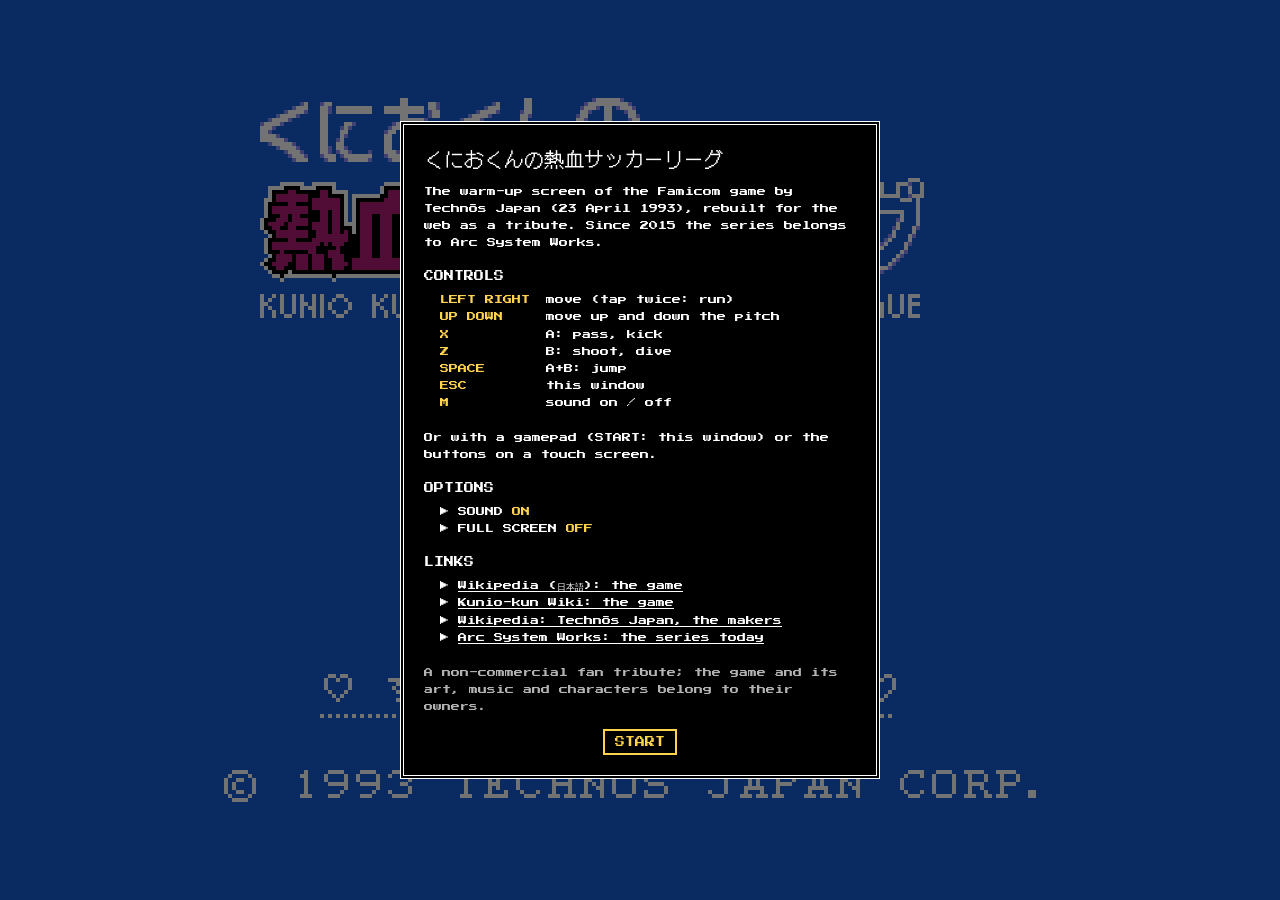
<file: index.html>
<!DOCTYPE html>
<html lang="en">
<head>
  <meta charset="UTF-8">
  <meta name="viewport" content="width=device-width, initial-scale=1, viewport-fit=cover">
  <title>Goal 3 Warm-up</title>
  <meta name="description" content="The ball-practice warm-up screen of the Famicom game Kunio-kun no Nekketsu Soccer League (Goal 3), rebuilt for the web as a fan tribute: play it with the keyboard, a gamepad or a touch screen.">
  <meta name="theme-color" content="#155fd9">
  <meta property="og:type" content="website">
  <meta property="og:title" content="Goal 3 Warm-up">
  <meta property="og:description" content="The ball-practice warm-up screen of Kunio-kun no Nekketsu Soccer League (Famicom, 1993), playable in the browser.">
  <meta property="og:url" content="https://mperor.github.io/goal3-warmup-web/">
  <meta property="og:image" content="https://mperor.github.io/goal3-warmup-web/preview.png">
  <meta property="og:image:width" content="1200">
  <meta property="og:image:height" content="630">
  <meta name="twitter:card" content="summary_large_image">
  <link rel="icon" href="favicon.png" type="image/png" sizes="32x32">
  <link rel="icon" href="favicon.svg" type="image/svg+xml">
  <link rel="manifest" href="manifest.webmanifest">
  <link rel="apple-touch-icon" href="icons/apple-touch-icon.png">
  <meta name="apple-mobile-web-app-capable" content="yes">
  <meta name="apple-mobile-web-app-status-bar-style" content="black-translucent">
  <meta name="apple-mobile-web-app-title" content="Goal 3">
  <!-- Until js/main.js has drawn the scene only the blue screen shows (css/style.css); if it never
       does, the text stands in after a while. -->
  <script>
    document.documentElement.classList.add('booting');
    setTimeout(() => document.documentElement.classList.remove('booting'), 6000);
  </script>
  <link rel="stylesheet" href="css/style.css">
  <link rel="preload" href="fonts/DotGothic16-subset.woff2" as="font" type="font/woff2" crossorigin>
  <link rel="preload" href="fonts/PressStart2P-Regular.ttf" as="font" type="font/ttf" crossorigin>
  <!-- Every module js/main.js imports, fetched at once (tools/check_preload.mjs) -->
  <link rel="modulepreload" href="js/art/press-start.js">
  <link rel="modulepreload" href="js/art/sprites.js">
  <link rel="modulepreload" href="js/art/title-logo.js">
  <link rel="modulepreload" href="js/audio/apu.js">
  <link rel="modulepreload" href="js/audio/sequencer.js">
  <link rel="modulepreload" href="js/audio/sound-data.js">
  <link rel="modulepreload" href="js/audio/sound.js">
  <link rel="modulepreload" href="js/game/animation.js">
  <link rel="modulepreload" href="js/game/ball.js">
  <link rel="modulepreload" href="js/game/game.js">
  <link rel="modulepreload" href="js/game/input.js">
  <link rel="modulepreload" href="js/game/loop.js">
  <link rel="modulepreload" href="js/game/player.js">
  <link rel="modulepreload" href="js/game/practice.js">
  <link rel="modulepreload" href="js/game/reach.js">
  <link rel="modulepreload" href="js/game/render.js">
  <link rel="modulepreload" href="js/main.js">
  <link rel="modulepreload" href="js/menu.js">
  <link rel="modulepreload" href="js/pixel-art.js">
  <link rel="modulepreload" href="js/pixel-font.js">
  <link rel="modulepreload" href="js/scale.js">
  <link rel="modulepreload" href="js/touch.js">
  <!-- end of modulepreload -->
</head>
<body>
  <div class="scene">
    <header class="title">
      <h1 class="logo" lang="ja" data-pixel-art="title-logo">くにおくんの 熱血サッカーリーグ</h1>
      <p class="subtitle" data-pixel-text="sans6" data-word-gaps="5 5 4 4 4">KUNIO KUN NO NEKKETSU SOCCER LEAGUE</p>
    </header>

    <main class="pitch">
      <div class="pitch__area">
        <canvas id="game" class="pitch__canvas" width="256" height="173"></canvas>
      </div>
      <p class="press-start" lang="ja" data-pixel-art="press-start">すたーと ぼたんを おしてね</p>
      <div class="pitch__ground" aria-hidden="true"></div>
    </main>

    <footer class="credits">
      <p data-pixel-text="serif8">&copy; 1993 TECHNOS JAPAN CORP.</p>
    </footer>
  </div>

  <div class="rotate-hint">
    <p>TURN YOUR PHONE SIDEWAYS</p>
    <button class="window__button" type="button" data-fullscreen>FULL SCREEN</button>
    <p data-home-screen hidden>FULL SCREEN: SHARE, ADD TO HOME SCREEN</p>
  </div>

  <div class="touch-pad" aria-hidden="true">
    <button class="touch-pad__start" type="button" tabindex="-1" data-start>START</button>
    <!-- A shadow on the pitch, dithered as the NES does it (it has no transparency); the arrows are
         pixels of 4 px. -->
    <div class="touch-pad__dpad" data-dpad>
      <svg viewBox="0 0 32 32">
        <rect class="touch-pad__arm" data-arm="up" x="10" y="0" width="12" height="10"/>
        <rect class="touch-pad__arm" data-arm="left" x="0" y="10" width="10" height="12"/>
        <rect class="touch-pad__arm" data-arm="right" x="22" y="10" width="10" height="12"/>
        <rect class="touch-pad__arm" data-arm="down" x="10" y="22" width="12" height="10"/>
        <path class="touch-pad__arrow" data-arm="up" d="M15 4h2v1h-2zM14 5h4v1h-4zM13 6h6v1h-6zM12 7h8v1h-8z"/>
        <path class="touch-pad__arrow" data-arm="down" d="M12 24h8v1h-8zM13 25h6v1h-6zM14 26h4v1h-4zM15 27h2v1h-2z"/>
        <path class="touch-pad__arrow" data-arm="left" d="M4 15v2h1v-2zM5 14v4h1v-4zM6 13v6h1v-6zM7 12v8h1v-8z"/>
        <path class="touch-pad__arrow" data-arm="right" d="M24 12v8h1v-8zM25 13v6h1v-6zM26 14v4h1v-4zM27 15v2h1v-2z"/>
      </svg>
    </div>
    <div class="touch-pad__buttons">
      <span class="touch-pad__button touch-pad__button--ab" data-button="ab">A+B</span>
      <span class="touch-pad__button touch-pad__button--b" data-button="b">B</span>
      <span class="touch-pad__button touch-pad__button--a" data-button="a">A</span>
    </div>
  </div>

  <dialog id="menu" class="window" aria-labelledby="menu-title">
    <div class="window__box">
      <h2 id="menu-title" class="window__title" lang="ja">くにおくんの熱血サッカーリーグ</h2>
      <p class="window__text">The warm-up screen of the Famicom game by Technōs Japan (23 April 1993), rebuilt for the web as a tribute. Since 2015 the series belongs to Arc System Works.</p>

      <h3 class="window__heading">CONTROLS</h3>
      <dl class="window__keys">
        <dt>LEFT RIGHT</dt><dd>move (tap twice: run)</dd>
        <dt>UP DOWN</dt><dd>move up and down the pitch</dd>
        <dt data-key="KeyX">X</dt><dd>A: pass, kick</dd>
        <dt data-key="KeyZ">Z</dt><dd>B: shoot, dive</dd>
        <dt>SPACE</dt><dd>A+B: jump</dd>
        <dt>ESC</dt><dd>this window</dd>
        <dt data-key="KeyM">M</dt><dd>sound on / off</dd>
      </dl>
      <p class="window__text">Or with a gamepad (START: this window) or the buttons on a touch screen.</p>

      <h3 class="window__heading">OPTIONS</h3>
      <ul class="window__list">
        <li><button id="sound-toggle" class="window__option" type="button" aria-pressed="false">SOUND <span class="window__value">ON</span></button></li>
        <li><button class="window__option" type="button" aria-pressed="false" data-fullscreen>FULL SCREEN <span class="window__value">OFF</span></button></li>
        <li hidden><button id="vibration-toggle" class="window__option" type="button" aria-pressed="true">VIBRATION <span class="window__value">ON</span></button></li>
      </ul>

      <h3 class="window__heading">LINKS</h3>
      <ul class="window__list">
        <li><a href="https://ja.wikipedia.org/wiki/%E3%81%8F%E3%81%AB%E3%81%8A%E3%81%8F%E3%82%93%E3%81%AE%E7%86%B1%E8%A1%80%E3%82%B5%E3%83%83%E3%82%AB%E3%83%BC%E3%83%AA%E3%83%BC%E3%82%B0" target="_blank" rel="noopener">Wikipedia (日本語): the game</a></li>
        <li><a href="https://kuniokun.fandom.com/wiki/Kunio-kun's_Nekketsu_Soccer_League" target="_blank" rel="noopener">Kunio-kun Wiki: the game</a></li>
        <li><a href="https://en.wikipedia.org/wiki/Techn%C5%8Ds_Japan" target="_blank" rel="noopener">Wikipedia: Technōs Japan, the makers</a></li>
        <li><a href="https://www.kuniokun.jp/famicom/" target="_blank" rel="noopener">Arc System Works: the series today</a></li>
      </ul>
      <p class="window__note">A non-commercial fan tribute; the game and its art, music and characters belong to their owners.</p>
      <form method="dialog"><button id="menu-close" class="window__button window__button--blink" type="submit" autofocus>START</button></form>
    </div>
  </dialog>

  <script type="module" src="js/main.js"></script>
</body>
</html>
</file>
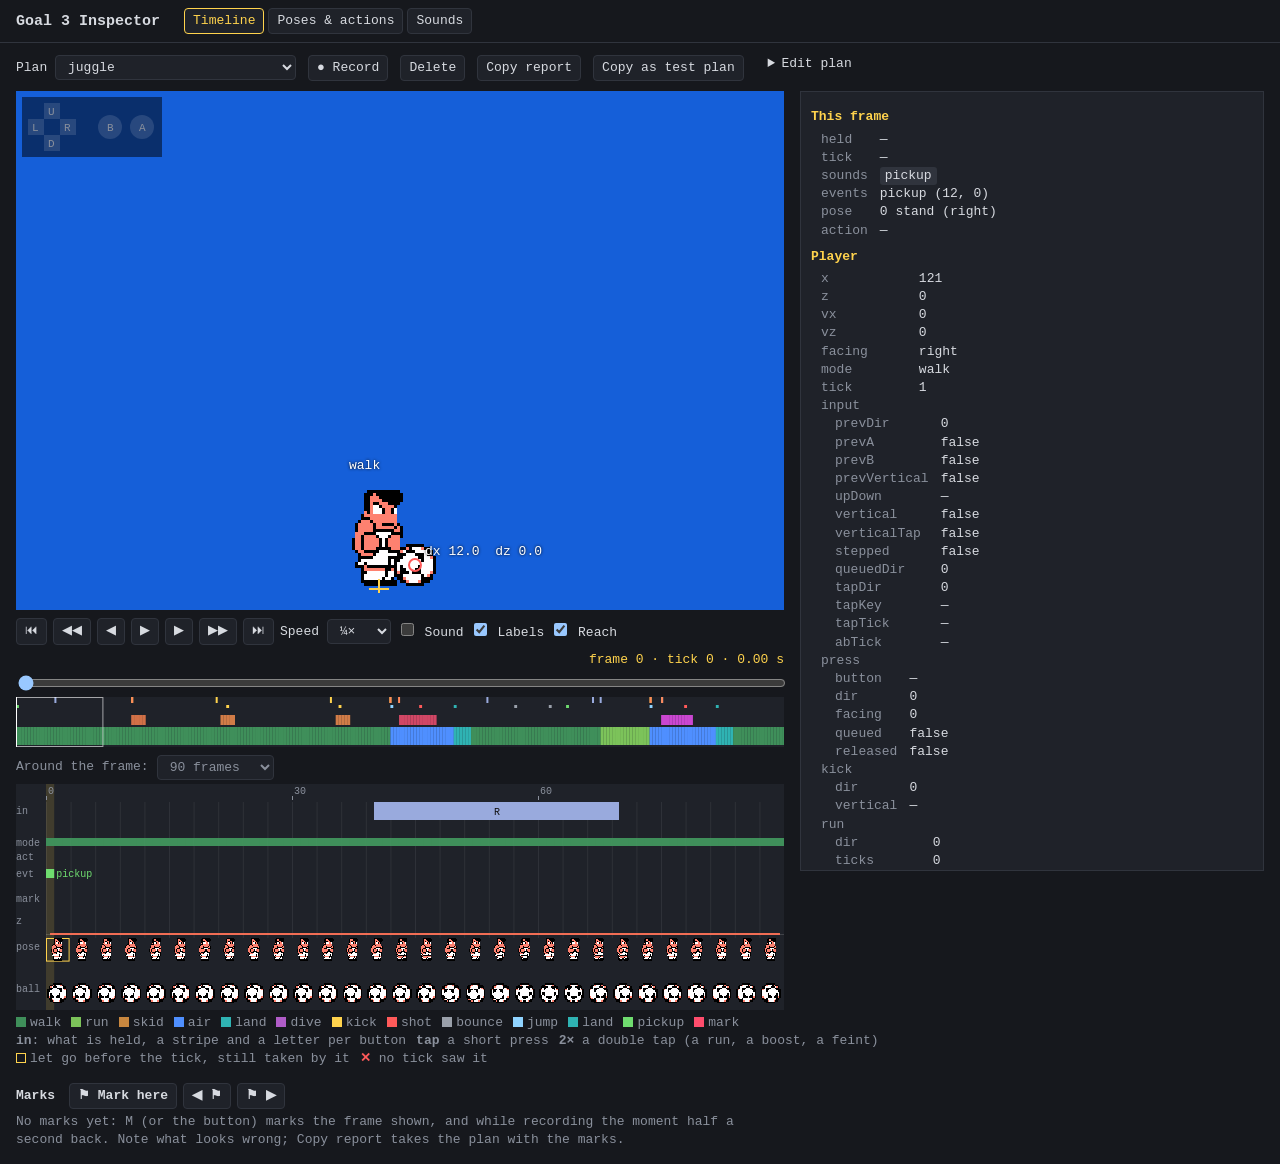
<file: tools/inspector/index.html>
<!DOCTYPE html>
<html lang="en">
<head>
  <meta charset="UTF-8">
  <meta name="viewport" content="width=device-width, initial-scale=1">
  <title>Goal 3 Inspector</title>
  <link rel="stylesheet" href="inspector.css">
</head>
<body>
  <header class="bar">
    <h1>Goal 3 Inspector</h1>
    <nav class="tabs" role="tablist">
      <button type="button" role="tab" aria-selected="true" data-tab="timeline">Timeline</button>
      <button type="button" role="tab" aria-selected="false" data-tab="gallery">Poses &amp; actions</button>
      <button type="button" role="tab" aria-selected="false" data-tab="sounds">Sounds</button>
    </nav>
  </header>

  <main>
    <section id="timeline" class="tab" aria-label="Timeline">
      <div class="toolbar">
        <label>Plan <select id="plan"></select></label>
        <button type="button" id="record" title="Play with the keyboard: arrows, X = A, Z = B, Space = A+B; M marks the moment; Esc or the button stops">● Record</button>
        <button type="button" id="delete" title="Delete this recorded or edited plan">Delete</button>
        <button type="button" id="copy-report" title="The plan, its marks and the state at each, as JSON to paste into an issue or a chat">Copy report</button>
        <button type="button" id="copy-test" title="The plan as a line for tests/plans.mjs, with the marks' notes">Copy as test plan</button>
        <span id="copied" class="copied" role="status"></span>
        <details class="plan-text">
          <summary>Edit plan</summary>
          <textarea id="plan-text" spellcheck="false" rows="6"></textarea>
          <button type="button" id="plan-run">Run this plan</button>
          <span id="plan-error" class="error"></span>
          <p class="hint">{ frames, plan: [[from, to, buttons], ...] }: frames from the start, buttons from L R U D A B.</p>
        </details>
      </div>

      <div class="stage">
        <div class="view">
          <div class="screen">
            <canvas id="scene" width="256" height="173"></canvas>
            <canvas id="overlay" width="768" height="519"></canvas>
            <p id="recording" class="recording" hidden>● REC</p>
          </div>
          <div class="transport">
            <button type="button" data-step="start" title="First frame (Home)">⏮</button>
            <button type="button" data-step="-3" title="Tick back (Shift+←)">◀◀</button>
            <button type="button" data-step="-1" title="Frame back (←)">◀</button>
            <button type="button" id="play" title="Play / pause (Space)">▶</button>
            <button type="button" data-step="1" title="Frame on (→)">▶</button>
            <button type="button" data-step="3" title="Tick on (Shift+→)">▶▶</button>
            <button type="button" data-step="end" title="Last frame (End)">⏭</button>
            <label>Speed <select id="speed">
              <option value="1">1×</option>
              <option value="0.5">½×</option>
              <option value="0.25" selected>¼×</option>
              <option value="0.1">⅒×</option>
            </select></label>
            <label><input type="checkbox" id="sound"> Sound</label>
            <label><input type="checkbox" id="marks" checked> Labels</label>
            <label title="The reach rules that can act now (js/game/reach.js); lit where the ball is in one"><input type="checkbox" id="reach" checked> Reach</label>
            <span id="position" class="position"></span>
          </div>
          <input type="range" id="frame" min="0" max="0" value="0" aria-label="Frame">
          <canvas id="strip" height="50" aria-label="The whole plan: presses, sounds, action, mode, marks"></canvas>
          <div class="detail-bar">
            <span>Around the frame:</span>
            <label><select id="zoom">
              <option value="45">45 frames</option>
              <option value="90" selected>90 frames</option>
              <option value="180">180 frames</option>
            </select></label>
          </div>
          <canvas id="detail" height="226" aria-label="Frames around the current one: buttons held, mode, action, sounds, marks, poses"></canvas>
          <p class="legend" id="legend"></p>

          <h3 class="marks-title">Marks
            <button type="button" id="mark" title="Mark this frame (M)">⚑ Mark here</button>
            <button type="button" id="mark-prev" title="Previous mark ([)">◀ ⚑</button>
            <button type="button" id="mark-next" title="Next mark (])">⚑ ▶</button>
          </h3>
          <p id="marks-empty" class="hint">No marks yet: M (or the button) marks the frame shown, and while recording the moment half a second back. Note what looks wrong; Copy report takes the plan with the marks.</p>
          <ol id="mark-list" class="mark-list"></ol>
        </div>
        <aside id="state" class="state" aria-label="State"></aside>
      </div>
    </section>

    <section id="gallery" class="tab catalog" aria-label="Poses and actions" hidden>
      <nav id="catalog-list" class="catalog-list" aria-label="Actions, animations and poses"></nav>
      <div id="catalog-detail" class="catalog-detail"></div>
    </section>

    <section id="sounds" class="tab" aria-label="Sounds" hidden>
      <h2>Sound effects</h2>
      <div id="sfx" class="sfx"></div>
      <h2>Music</h2>
      <p><button type="button" id="music">▶ Play the song</button></p>
    </section>
  </main>

  <script type="module" src="inspector.js"></script>
</body>
</html>
</file>
<file: css/style.css>
/* Local fonts (SIL OFL 1.1, see fonts/). DotGothic16 is cut down to the characters of index.html. */
@font-face {
  font-family: "DotGothic16";
  src: url("../fonts/DotGothic16-subset.woff2") format("woff2");
  font-display: swap;
}

@font-face {
  font-family: "Press Start 2P";
  src: url("../fonts/PressStart2P-Regular.ttf") format("truetype");
  font-display: swap;
}

:root {
  --bg: #155fd9;
  --text: #ffffff;

  /* The viewport height without the browser's bars where it can tell. */
  --vh: 100vh;
  /* Room left and right of the scene, for the touch controls in landscape. */
  --side: 16px;
  /* One NES pixel; the scene is 256 NES pixels wide and, with its padding, 192 high. js/scale.js
     snaps it to whole screen pixels (--px-snap) where it can. */
  --px-fit: min(4px, calc((100vw - 2 * var(--side)) / 256), calc((var(--vh) - 32px) / 192));
  --px: var(--px-snap, var(--px-fit));

  --font-ja: "DotGothic16", monospace;
  --font-pixel: "Press Start 2P", monospace;
}

@supports (height: 100dvh) {
  :root {
    --vh: 100dvh;
  }
}

@media (pointer: coarse) and (orientation: landscape) {
  :root {
    --side: 152px;
  }
}

@media (orientation: landscape) {
  .touch-ui {
    --side: 152px;
  }
}

*,
*::before,
*::after {
  box-sizing: border-box;
  margin: 0;
  padding: 0;
}

html,
body {
  min-height: 100%;
}

/* No zoom on a double tap and no pull to refresh, which a thumb on the controls sets off. */
html {
  touch-action: manipulation;
  overscroll-behavior: none;
}

body {
  background: var(--bg);
  color: var(--text);
  overflow-x: hidden;
  -webkit-font-smoothing: none;
  font-smooth: never;
}

.scene {
  user-select: none;
  -webkit-user-select: none;
  -webkit-touch-callout: none;
  -webkit-tap-highlight-color: transparent;
  width: calc(var(--px) * 256);
  min-height: var(--vh);
  margin: 0 auto;
  display: flex;
  flex-direction: column;
  align-items: center;
  justify-content: center;
  padding: calc(var(--px) * 8) 0;
}

/* Title */

.title {
  display: flex;
  flex-direction: column;
  align-items: flex-start;
  align-self: stretch;
  padding-left: calc(var(--px) * 33);
}

.logo {
  font-family: var(--font-ja);
  font-weight: 400;
  font-size: calc(var(--px) * 16);
  line-height: 1;
}

.subtitle {
  font-family: var(--font-pixel);
  font-size: calc(var(--px) * 6);
  margin-top: calc(var(--px) * 3);
  white-space: nowrap;
}

/* Pitch (playable area) */

.pitch {
  display: flex;
  flex-direction: column;
  align-items: center;
  width: 100%;
}

.pitch__area {
  position: relative;
  width: calc(var(--px) * 256);
  height: calc(var(--px) * 86);
}

/* Covers screen rows 0-172 so a high ball can fly over the title, as sprites do on the NES. */
.pitch__canvas {
  position: absolute;
  left: 0;
  bottom: 0;
  width: calc(var(--px) * 256);
  height: calc(var(--px) * 173);
  image-rendering: pixelated;
  pointer-events: none;
}

.press-start {
  align-self: flex-start;
  margin-left: calc(var(--px) * 49);
  font-family: var(--font-ja);
  font-size: calc(var(--px) * 8);
  line-height: 1;
}

.press-start svg {
  animation: blink 0.4s linear infinite;
}

@keyframes blink {
  50%,
  100% {
    visibility: hidden;
  }
}

@media (prefers-reduced-motion: reduce) {
  .press-start svg {
    animation: none;
  }
}

.pitch__ground {
  align-self: flex-start;
  width: calc(var(--px) * 143);
  height: var(--px);
  margin-top: calc(var(--px) * 3);
  margin-left: calc(var(--px) * 48);
  background: repeating-linear-gradient(
    90deg,
    var(--text) 0 var(--px),
    transparent var(--px) calc(var(--px) * 2)
  );
}

/* Footer */

.credits {
  font-family: var(--font-pixel);
  font-size: calc(var(--px) * 7);
  letter-spacing: calc(var(--px) * 1.5);
  margin-top: calc(var(--px) * 13);
  white-space: nowrap;
}

/* Bitmap text */

.pixel-text {
  display: block;
  width: calc(var(--px) * var(--w));
  height: calc(var(--px) * var(--h));
  shape-rendering: crispEdges;
}

.px-probe {
  position: absolute;
  width: var(--px-fit);
  height: 0;
  visibility: hidden;
  pointer-events: none;
}

/* Start: until js/main.js has drawn the scene (.booting, set in index.html) only the blue screen
   shows, not the text that stands in for the pixel art. Then (.booted) the scene comes in as NES
   games fade a screen in: in a few steps of the palette, not smoothly. */
.booting .scene,
.booting .touch-pad,
.booting .rotate-hint {
  visibility: hidden;
}

.booted .scene,
.booted .touch-pad,
.booted .rotate-hint,
.booted .window[open] {
  animation: boot-in 0.32s steps(4, jump-start) both;
}

@keyframes boot-in {
  from {
    opacity: 0;
  }
  to {
    opacity: 1;
  }
}

@media (prefers-reduced-motion: reduce) {
  .booted .scene,
  .booted .touch-pad,
  .booted .rotate-hint,
  .booted .window[open] {
    animation: none;
  }
}

[hidden] {
  display: none !important;
}

.visually-hidden {
  position: absolute;
  width: 1px;
  height: 1px;
  overflow: hidden;
  clip-path: inset(50%);
  white-space: nowrap;
}
/* The window (Esc): a black box with a white frame, like the game's menus */

.window {
  margin: auto;
  padding: 0;
  border: none;
  background: transparent;
  color: var(--text);
  max-width: min(480px, calc(100vw - 32px));
}

.window::backdrop {
  background: rgba(0, 0, 0, 0.55);
}

.window__box {
  background: #000;
  border: 4px double var(--text);
  padding: 20px;
  max-height: calc(100vh - 32px);
  overflow-y: auto;
  font-family: var(--font-pixel);
  font-size: 9px;
  line-height: 1.9;
}

.window__title {
  font-family: var(--font-ja);
  font-weight: 400;
  font-size: 20px;
  line-height: 1.4;
  margin-bottom: 10px;
}

.window [lang="ja"] {
  font-family: var(--font-ja);
}

.window__text {
  margin-bottom: 18px;
}

/* Every section the same way: a heading, then its rows indented under it. */
.window__heading {
  font-weight: 400;
  font-size: 10px;
  line-height: 1.4;
  margin-bottom: 8px;
}

.window__keys,
.window__list {
  padding-left: 16px;
  margin-bottom: 18px;
}

.window__keys {
  display: grid;
  grid-template-columns: max-content 1fr;
  column-gap: 16px;
}

.window__keys dt,
.window__value {
  color: #ffd34d;
}

.window__list {
  list-style: none;
}

.window__list li::before {
  content: "▶ ";
}

.window__list a,
.window__option {
  font: inherit;
  color: var(--text);
}

.window__option {
  background: transparent;
  border: none;
  padding: 0;
  cursor: pointer;
}

.window__list a:hover,
.window__list a:focus-visible,
.window__option:hover,
.window__option:focus-visible {
  color: #ffd34d;
  outline: none;
}

.window__note {
  margin-bottom: 14px;
  opacity: 0.7;
}

.window__button {
  display: block;
  margin: 0 auto;
  font-family: var(--font-pixel);
  font-size: 10px;
  color: var(--text);
  background: transparent;
  border: 2px solid var(--text);
  padding: 6px 10px;
  cursor: pointer;
}

.window__button:hover,
.window__button:focus-visible {
  color: #ffd34d;
  border-color: #ffd34d;
  outline: none;
}

/* Only the label blinks; the frame stays. */
.window__button--blink {
  animation: blink-text 0.8s steps(1) infinite;
}

@keyframes blink-text {
  50%,
  100% {
    color: transparent;
  }
}

@media (prefers-reduced-motion: reduce) {
  .window__button--blink {
    animation: none;
  }
}

/* Turn the phone sideways: shown on touch screens held upright */

.rotate-hint {
  display: none;
  position: fixed;
  top: calc(12px + env(safe-area-inset-top));
  left: 0;
  right: 0;
  flex-direction: column;
  align-items: center;
  gap: 10px;
  font-family: var(--font-pixel);
  font-size: 9px;
  text-align: center;
}

@media (pointer: coarse) and (orientation: portrait) and (max-width: 600px) {
  .rotate-hint {
    display: flex;
  }
}

@media (orientation: portrait) and (max-width: 600px) {
  .touch-ui .rotate-hint {
    display: flex;
  }
}

/* Touch controls as shadows on the pitch, dithered like the NES draws them (a checkerboard of black
   NES pixels, it has no transparency): a d-pad on the left with START above it, B, A and A+B on
   the right. Pressed, a shadow turns solid and its label yellow (as the window's options). */

.touch-pad {
  display: none;
  --size: 128px;
  --edge: 16px;
  --dither: repeating-conic-gradient(#000 0 25%, transparent 0 50%) 0 0 / calc(var(--px) * 2) calc(var(--px) * 2);
  --solid: rgba(0, 0, 0, 0.55);
  --ink: rgba(175, 205, 255, 0.9);
  --on: #ffd34d;
}

@media (pointer: coarse) {
  .touch-pad {
    display: block;
  }
}

.touch-ui .touch-pad {
  display: block;
}

.touch-pad__start,
.touch-pad__dpad,
.touch-pad__buttons {
  position: fixed;
  bottom: calc(var(--edge) + env(safe-area-inset-bottom));
  touch-action: none;
  user-select: none;
  -webkit-user-select: none;
  -webkit-touch-callout: none;
  -webkit-tap-highlight-color: transparent;
}

/* The whole square takes touches (the corners are the diagonals); only the cross is drawn. */
.touch-pad__dpad {
  left: calc(var(--edge) + env(safe-area-inset-left));
  width: var(--size);
  height: var(--size);
}

.touch-pad__dpad::before {
  content: "";
  position: absolute;
  inset: 0;
  background: var(--dither);
  /* The cross: arms 12 of 32 wide. */
  clip-path: polygon(31.25% 0, 68.75% 0, 68.75% 31.25%, 100% 31.25%, 100% 68.75%, 68.75% 68.75%,
    68.75% 100%, 31.25% 100%, 31.25% 68.75%, 0 68.75%, 0 31.25%, 31.25% 31.25%);
}

.touch-pad__dpad svg {
  position: relative;
  display: block;
  width: 100%;
  height: 100%;
}

.touch-pad__arm {
  fill: transparent;
}

.touch-pad__arrow {
  fill: var(--ink);
  shape-rendering: crispEdges;
}

[data-pressed~="up"] .touch-pad__arm[data-arm="up"],
[data-pressed~="left"] .touch-pad__arm[data-arm="left"],
[data-pressed~="right"] .touch-pad__arm[data-arm="right"],
[data-pressed~="down"] .touch-pad__arm[data-arm="down"] {
  fill: var(--solid);
}

[data-pressed~="up"] .touch-pad__arrow[data-arm="up"],
[data-pressed~="left"] .touch-pad__arrow[data-arm="left"],
[data-pressed~="right"] .touch-pad__arrow[data-arm="right"],
[data-pressed~="down"] .touch-pad__arrow[data-arm="down"] {
  fill: var(--on);
}

.touch-pad__start,
.touch-pad__button {
  display: grid;
  place-items: center;
  font-family: var(--font-pixel);
  color: var(--ink);
  background: var(--dither);
  border: none;
  border-radius: 0;
}

.touch-pad__start {
  left: calc(var(--edge) + env(safe-area-inset-left) + var(--size) / 2 - 40px);
  bottom: calc(var(--edge) + env(safe-area-inset-bottom) + var(--size) + 14px);
  width: 80px;
  padding: 8px 0;
  font-size: 9px;
}

.touch-pad__buttons {
  right: calc(var(--edge) + env(safe-area-inset-right));
  width: var(--size);
  display: grid;
  grid-template: auto auto / 1fr 1fr;
  gap: 10px;
}

.touch-pad__button {
  aspect-ratio: 1;
  font-size: 16px;
}

.touch-pad__button--ab {
  grid-column: 1 / 3;
  aspect-ratio: auto;
  padding: 8px 0;
  font-size: 9px;
}

.touch-pad__start:active,
.touch-pad__button.is-pressed {
  color: var(--on);
  background: var(--solid);
}
</file>
<file: tools/inspector/inspector.css>
:root {
  --bg: #16181d;
  --panel: #1f2229;
  --line: #30343d;
  --text: #d7dae0;
  --dim: #8a909c;
  --accent: #ffd34d;
  --scene: #155fd9;
  --changed: #3b3420;
  font: 13px/1.4 ui-monospace, "Cascadia Mono", Consolas, monospace;
  color-scheme: dark;
}

* {
  box-sizing: border-box;
}

body {
  margin: 0;
  background: var(--bg);
  color: var(--text);
}

button,
select,
textarea,
input {
  font: inherit;
  color: inherit;
}

button,
select {
  background: var(--panel);
  border: 1px solid var(--line);
  border-radius: 4px;
  padding: 3px 8px;
  cursor: pointer;
}

button:hover,
button:focus-visible {
  border-color: var(--accent);
  outline: none;
}

.bar {
  display: flex;
  align-items: center;
  gap: 24px;
  padding: 8px 16px;
  border-bottom: 1px solid var(--line);
}

h1 {
  font-size: 15px;
  margin: 0;
}

h2 {
  font-size: 14px;
  margin: 20px 0 6px;
}

.tabs {
  display: flex;
  gap: 4px;
}

.tabs [aria-selected="true"] {
  border-color: var(--accent);
  color: var(--accent);
}

main {
  padding: 12px 16px;
}

.toolbar {
  display: flex;
  flex-wrap: wrap;
  align-items: flex-start;
  gap: 12px;
  margin-bottom: 10px;
}

.plan-text textarea {
  display: block;
  width: min(760px, 90vw);
  margin: 6px 0;
  background: var(--panel);
  border: 1px solid var(--line);
}

.hint {
  color: var(--dim);
  margin: 4px 0;
}

.stage {
  display: flex;
  flex-wrap: wrap;
  gap: 16px;
  align-items: flex-start;
}

.view {
  width: 768px;
  max-width: 100%;
}

.screen {
  position: relative;
  width: 768px;
  height: 519px;
  background: var(--scene);
}

.screen canvas {
  position: absolute;
  inset: 0;
  width: 768px;
  height: 519px;
}

#scene {
  image-rendering: pixelated;
}

.recording {
  position: absolute;
  top: 8px;
  right: 12px;
  margin: 0;
  color: #ff5a5a;
  font-weight: 700;
}

.transport {
  display: flex;
  flex-wrap: wrap;
  align-items: center;
  gap: 6px;
  margin: 8px 0 4px;
}

.position {
  margin-left: auto;
  color: var(--accent);
}

#frame {
  width: 100%;
}

#strip,
#detail {
  display: block;
  width: 100%;
  cursor: pointer;
  background: var(--panel);
}

.detail-bar {
  display: flex;
  align-items: center;
  gap: 8px;
  margin: 8px 0 4px;
  color: var(--dim);
}

.legend .outlined {
  border: 1px solid var(--accent);
}

.copied {
  color: var(--accent);
  align-self: center;
}

.error {
  color: #ff5a5a;
  margin-left: 8px;
}

.marks-title {
  display: flex;
  align-items: center;
  gap: 6px;
  font-size: 13px;
  margin: 14px 0 4px;
}

.marks-title button:first-of-type {
  margin-left: 8px;
}

.mark-list {
  list-style: none;
  margin: 0;
  padding: 0;
}

.mark-item {
  display: flex;
  gap: 6px;
  margin-bottom: 4px;
}

.mark-item input {
  flex: 1;
  background: var(--panel);
  border: 1px solid var(--line);
  border-radius: 4px;
  padding: 3px 6px;
}

.mark-item.here button:first-child {
  border-color: #ff4d6d;
  color: #ff4d6d;
}

.legend {
  color: var(--dim);
  margin: 4px 0;
}

.legend span {
  margin-right: 10px;
  white-space: nowrap;
}

.legend i {
  display: inline-block;
  width: 10px;
  height: 10px;
  margin-right: 4px;
  vertical-align: -1px;
}

.state {
  flex: 1;
  min-width: 340px;
  max-height: calc(100vh - 120px);
  overflow: auto;
  background: var(--panel);
  border: 1px solid var(--line);
  padding: 8px 10px;
}

.state h3 {
  font-size: 13px;
  margin: 8px 0 4px;
  color: var(--accent);
}

.state dl {
  display: grid;
  grid-template-columns: max-content 1fr;
  gap: 0 12px;
  margin: 0 0 0 10px;
}

.state dt {
  color: var(--dim);
}

.state dd {
  margin: 0;
}

.state .changed {
  background: var(--changed);
}

.state .group {
  grid-column: 1 / 3;
}

.state .group > dl {
  margin-left: 14px;
}

.state .tags span {
  display: inline-block;
  margin-right: 6px;
  padding: 0 5px;
  border-radius: 3px;
  background: var(--line);
}

.sfx {
  display: grid;
  grid-template-columns: max-content 1fr;
  gap: 6px 14px;
  align-items: center;
}

/* Poses & actions: the list, and the one chosen */

.catalog:not([hidden]) {
  display: flex;
  gap: 20px;
  align-items: flex-start;
}

.catalog-list {
  flex: none;
  width: 230px;
  max-height: calc(100vh - 90px);
  overflow: auto;
  position: sticky;
  top: 8px;
}

.catalog-list h3 {
  font-size: 11px;
  color: var(--dim);
  text-transform: uppercase;
  margin: 12px 0 4px;
}

.catalog-list button {
  display: block;
  width: 100%;
  text-align: left;
  border-color: transparent;
  background: transparent;
}

.catalog-list button small {
  color: var(--dim);
  float: right;
}

.catalog-list button[aria-current="true"] {
  background: var(--panel);
  border-color: var(--accent);
  color: var(--accent);
}

.catalog-detail {
  flex: 1;
  min-width: 0;
}

.catalog-detail h2 {
  margin-top: 4px;
}

.catalog-detail h2 small,
.catalog-detail h4 {
  color: var(--dim);
  font-weight: 400;
}

.catalog-detail h4 {
  margin: 0 0 4px;
}

.how {
  font-size: 14px;
  max-width: 70ch;
}

.player-preview {
  display: flex;
  align-items: flex-end;
  gap: 14px;
  margin: 10px 0;
}

.player-preview .big {
  width: 192px;
  height: 192px;
  image-rendering: pixelated;
  background: var(--scene);
}

.player-preview .controls {
  display: flex;
  flex-wrap: wrap;
  align-items: center;
  gap: 6px;
}

.player-preview .position {
  width: 100%;
  color: var(--accent);
}

.gantt {
  display: block;
  width: 100%;
  background: var(--panel);
  cursor: pointer;
}

.facts {
  display: flex;
  flex-wrap: wrap;
  gap: 24px;
  margin-top: 10px;
}

.facts ul {
  margin: 0;
  padding-left: 18px;
}

.facts .links button {
  margin: 0 4px 4px 0;
}

.sheet {
  display: grid;
  grid-template-columns: repeat(auto-fill, minmax(150px, 1fr));
  gap: 12px;
}

.sheet figure {
  margin: 0;
}

.sheet canvas {
  width: 144px;
  height: 72px;
  image-rendering: pixelated;
  background: var(--scene);
}

.sheet figcaption {
  font-size: 11px;
  color: var(--dim);
}

.sheet figcaption b {
  color: var(--text);
}
</file>
